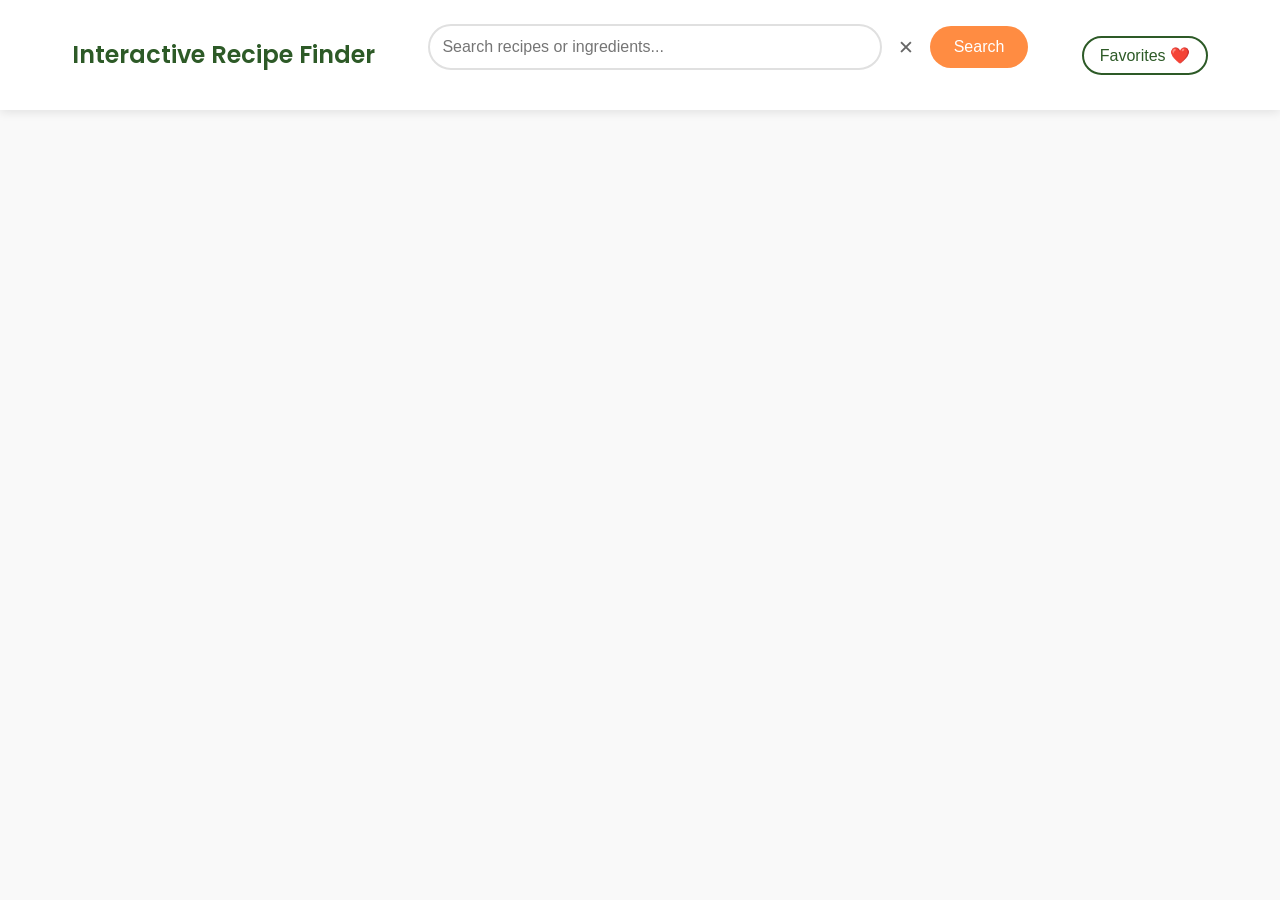
<file: Interactive Recipe Finder/index.html>
<!DOCTYPE html>
<html lang="en">
<head>
  <meta charset="UTF-8" />
  <meta name="viewport" content="width=device-width, initial-scale=1" />
  <title>Interactive Recipe Finder</title>
  <link href="https://fonts.googleapis.com/css2?family=Nunito&family=Poppins&display=swap" rel="stylesheet" />
  <link rel="stylesheet" href="style.css" />
</head>
<body>
  <header class="header" role="banner">
    <div class="container header-container">
      <h1 class="app-title">Interactive Recipe Finder</h1>
      <form id="search-form" aria-label="Recipe search form">
        <div class="search-controls">
          <input
            type="text"
            id="search-input"
            name="search"
            placeholder="Search recipes or ingredients..."
            aria-label="Search recipes or ingredients"
            autocomplete="off"
          />
          <button type="button" id="clear-button" aria-label="Clear search">✕</button>
          <button type="submit" id="search-button" aria-label="Search recipes">Search</button>
        </div>

      </form>
      <nav aria-label="Main navigation">
        <button id="favorites-button" aria-label="View favorite recipes" class="favorites-link">Favorites ❤️</button>
      </nav>
    </div>
  </header>

  <main id="main-content" class="container" role="main" tabindex="-1">
    <div id="loading-indicator" class="loading hidden" aria-live="polite">Searching for recipes...</div>
    <section id="recipes-container" class="recipes-grid" aria-live="polite" aria-relevant="additions"></section>
    <section id="favorites-view" class="recipes-grid hidden" aria-live="polite" aria-relevant="additions" aria-label="Favorite recipes"></section>
  </main>

  <div id="modal" class="modal hidden" role="dialog" aria-modal="true" aria-labelledby="modal-title" aria-describedby="modal-description">
    <div class="modal-content">
      <button id="modal-close" class="modal-close" aria-label="Close recipe details">&times;</button>
      <h2 id="modal-title"></h2>
      <img id="modal-image" alt="" />
      <p id="modal-summary"></p>
      <section id="modal-ingredients">
        <h3>Ingredients</h3>
        <ul></ul>
      </section>
      <section id="modal-nutrition">
        <h3>Nutrition Highlights</h3>
        <ul></ul>
      </section>
      <section id="modal-steps" class="hidden">
        <h3>Preparation Steps</h3>
        <ol></ol>
      </section>
      <a id="modal-source-link" href="#" target="_blank" rel="noopener noreferrer">View Original Recipe</a>
    </div>
  </div>

  <script src="app.js" defer></script>
</body>
</html>
</file>
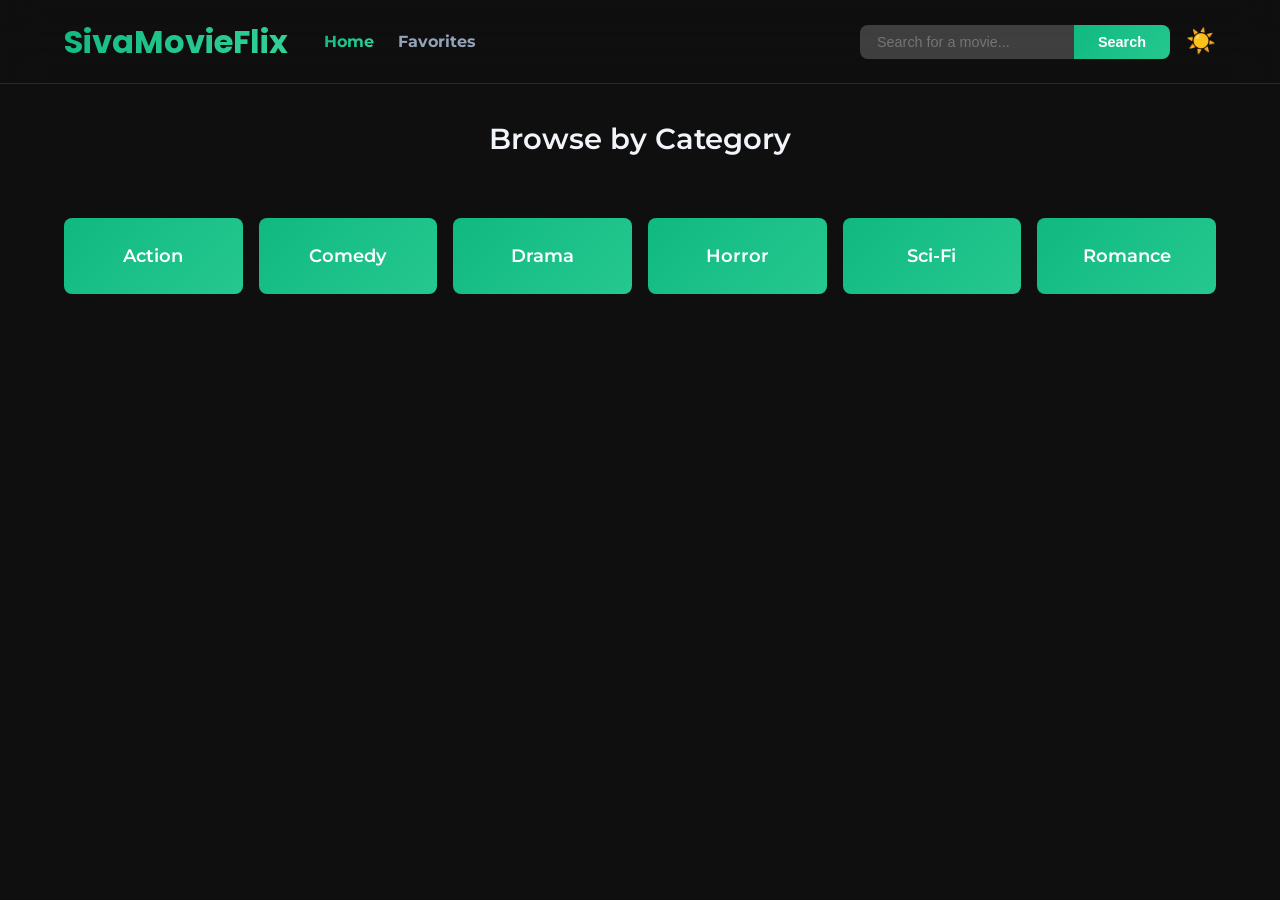
<file: Movie Review & Rating Platform/index.html>
<!DOCTYPE html>
<html lang="en">
<head>
    <meta charset="UTF-8">
    <meta name="viewport" content="width=device-width, initial-scale=1.0">
    <title>SivaMovieFlix</title>
    <link rel="stylesheet" href="style.css">
    <link href="https://fonts.googleapis.com/css2?family=Montserrat:wght@400;700&family=Poppins:wght@600&display=swap" rel="stylesheet">
</head>
<body>

    <header>
        <div class="container">
            <div class="header-left">
                <h1 class="site-title">SivaMovieFlix</h1>
                <nav>
                    <a href="#" id="home-link" class="active">Home</a>
                    <a href="#" id="favorites-link">Favorites</a>
                </nav>
            </div>
            <div class="header-right">
                <form id="search-form" role="search">
                    <input type="text" id="search-input" placeholder="Search for a movie..." autocomplete="off">
                    <button type="submit" aria-label="Search">Search</button>
                </form>
                <div class="theme-toggle" role="button" aria-label="Toggle theme">☀️</div>
            </div>
        </div>
    </header>

    <main>
        <div class="container">
            <div id="results-info" class="results-info">Popular Movies</div>
            <div id="movie-results" class="movie-grid">
                <!-- Movie cards will be injected here by JavaScript -->
            </div>
            <div id="categories-section" class="categories-section">
                <!-- Category links will be injected here -->
                <!-- Movie cards will be injected here by JavaScript -->
            </div>
        </div>
    </main>

    <!-- Modal for Movie Details -->
    <div id="movie-modal" class="modal">
        <div class="modal-content">
            <span class="close-btn" role="button" aria-label="Close modal">&times;</span>
            <div id="modal-body">
                <!-- Detailed movie info will be injected here -->
            </div>
        </div>
    </div>

    <script src="script.js"></script>

</body>
</html>
</file>
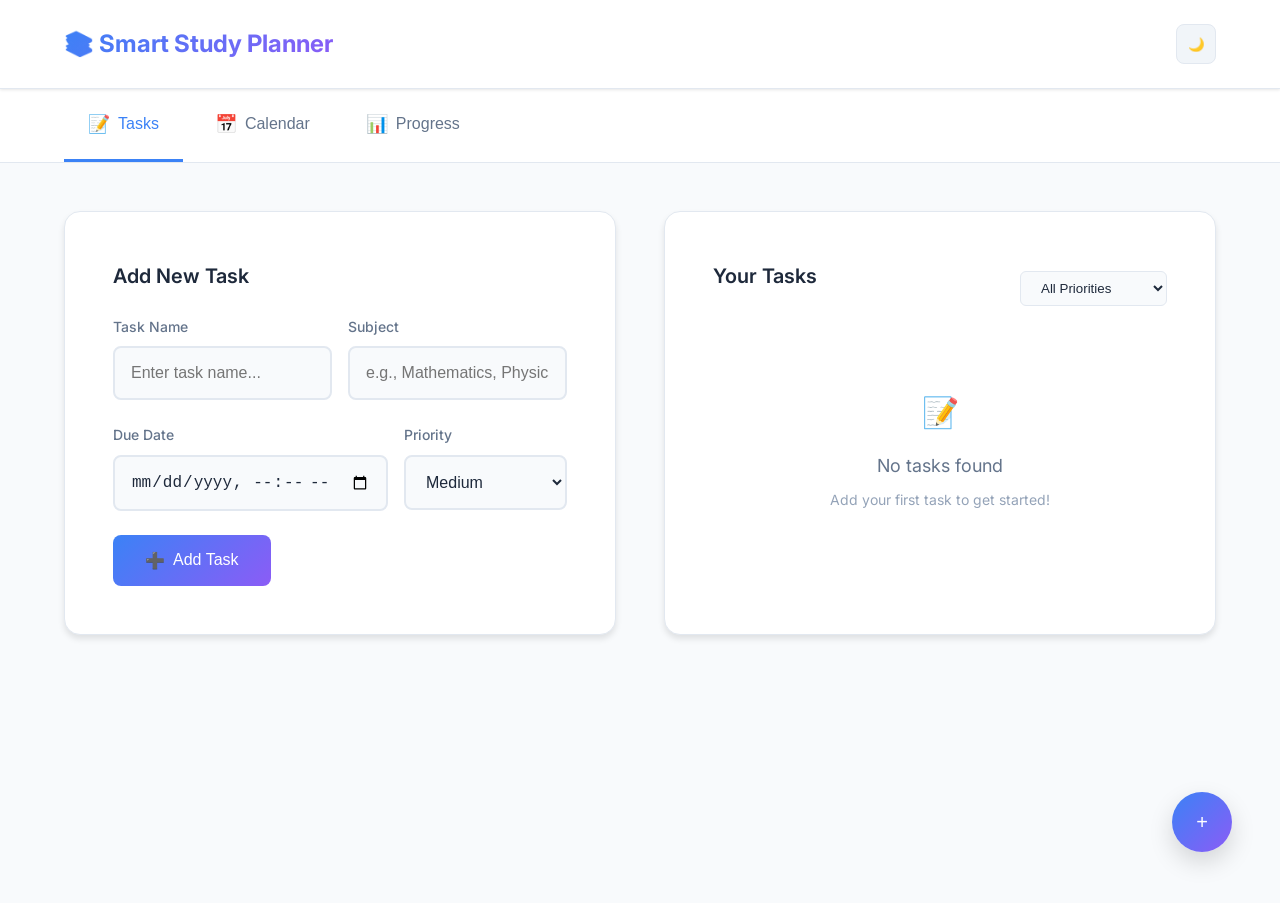
<file: Smart Study Planner/index.html>
<!DOCTYPE html>
<html lang="en">
<head>
    <meta charset="UTF-8">
    <meta name="viewport" content="width=device-width, initial-scale=1.0">
    <title>Smart Study Planner</title>
    <link rel="stylesheet" href="style.css">
    <link href="https://fonts.googleapis.com/css2?family=Inter:wght@300;400;500;600;700&display=swap" rel="stylesheet">
</head>
<body>
    <!-- Header -->
    <header class="header">
        <div class="header-content">
            <h1 class="app-title">📚 Smart Study Planner</h1>
            <div class="header-actions">
                <button id="themeToggle" class="theme-toggle" aria-label="Toggle theme">
                    <span class="theme-icon">🌙</span>
                </button>
            </div>
        </div>
    </header>

    <!-- Navigation Tabs -->
    <nav class="nav-tabs">
        <div class="nav-container">
            <button class="nav-tab active" data-tab="tasks">
                <span class="nav-icon">📝</span>
                Tasks
            </button>
            <button class="nav-tab" data-tab="calendar">
                <span class="nav-icon">📅</span>
                Calendar
            </button>
            <button class="nav-tab" data-tab="progress">
                <span class="nav-icon">📊</span>
                Progress
            </button>
        </div>
    </nav>

    <!-- Main Content -->
    <main class="main-content">
        <!-- Tasks Tab -->
        <section id="tasks-tab" class="tab-content active">
            <div class="content-grid">
                <div class="task-form-container">
                    <form id="taskForm" class="task-form">
                        <h2>Add New Task</h2>
                        <div class="form-row">
                            <div class="form-group">
                                <label for="taskName">Task Name</label>
                                <input type="text" id="taskName" placeholder="Enter task name..." required>
                            </div>
                            <div class="form-group">
                                <label for="taskSubject">Subject</label>
                                <input type="text" id="taskSubject" placeholder="e.g., Mathematics, Physics...">
                            </div>
                        </div>
                        <div class="form-row">
                            <div class="form-group">
                                <label for="taskDueDate">Due Date</label>
                                <input type="datetime-local" id="taskDueDate" required>
                            </div>
                            <div class="form-group">
                                <label for="taskPriority">Priority</label>
                                <select id="taskPriority" required>
                                    <option value="low">Low</option>
                                    <option value="medium" selected>Medium</option>
                                    <option value="high">High</option>
                                </select>
                            </div>
                        </div>
                        <button type="submit" class="btn btn-primary">
                            <span class="btn-icon">➕</span>
                            Add Task
                        </button>
                    </form>
                </div>
                
                <div class="tasks-container">
                    <div class="tasks-header">
                        <h2>Your Tasks</h2>
                        <div class="tasks-filter">
                            <select id="filterPriority">
                                <option value="all">All Priorities</option>
                                <option value="high">High Priority</option>
                                <option value="medium">Medium Priority</option>
                                <option value="low">Low Priority</option>
                            </select>
                        </div>
                    </div>
                    <div id="tasksList" class="tasks-list">
                        <!-- Tasks will be dynamically added here -->
                    </div>
                </div>
            </div>
        </section>

        <!-- Calendar Tab -->
        <section id="calendar-tab" class="tab-content">
            <div class="calendar-container">
                <div class="calendar-header">
                    <h2>Task Calendar</h2>
                    <div class="calendar-navigation">
                        <button id="prevMonth" class="btn btn-secondary">‹</button>
                        <span id="currentMonth" class="current-month"></span>
                        <button id="nextMonth" class="btn btn-secondary">›</button>
                    </div>
                </div>
                <div id="calendar" class="calendar-grid">
                    <!-- Calendar will be dynamically generated -->
                </div>
                <div class="calendar-legend">
                    <div class="legend-item">
                        <span class="priority-dot high"></span>
                        High Priority
                    </div>
                    <div class="legend-item">
                        <span class="priority-dot medium"></span>
                        Medium Priority
                    </div>
                    <div class="legend-item">
                        <span class="priority-dot low"></span>
                        Low Priority
                    </div>
                </div>
            </div>
        </section>

        <!-- Progress Tab -->
        <section id="progress-tab" class="tab-content">
            <div class="progress-container">
                <div class="progress-stats">
                    <div class="stat-card">
                        <div class="stat-icon">✅</div>
                        <div class="stat-content">
                            <div class="stat-number" id="completedTasks">0</div>
                            <div class="stat-label">Completed</div>
                        </div>
                    </div>
                    <div class="stat-card">
                        <div class="stat-icon">📋</div>
                        <div class="stat-content">
                            <div class="stat-number" id="totalTasks">0</div>
                            <div class="stat-label">Total Tasks</div>
                        </div>
                    </div>
                    <div class="stat-card">
                        <div class="stat-icon">⚡</div>
                        <div class="stat-content">
                            <div class="stat-number" id="completionRate">0%</div>
                            <div class="stat-label">Completion Rate</div>
                        </div>
                    </div>
                </div>
                
                <div class="progress-chart">
                    <h3>Overall Progress</h3>
                    <div class="progress-bar-container">
                        <div id="progressBar" class="progress-bar">
                            <div class="progress-fill"></div>
                        </div>
                        <span id="progressText" class="progress-text">0%</span>
                    </div>
                </div>

                <div class="subject-breakdown">
                    <h3>Subject Breakdown</h3>
                    <div id="subjectStats" class="subject-stats">
                        <!-- Subject statistics will be dynamically added -->
                    </div>
                </div>
            </div>
        </section>
    </main>

    <!-- Floating Action Button -->
    <button id="fabButton" class="fab" title="Quick Add Task">
        <span class="fab-icon">+</span>
    </button>

    <!-- Task Edit Modal -->
    <div id="editModal" class="modal">
        <div class="modal-content">
            <div class="modal-header">
                <h3>Edit Task</h3>
                <button class="modal-close">&times;</button>
            </div>
            <form id="editTaskForm" class="edit-form">
                <div class="form-group">
                    <label for="editTaskName">Task Name</label>
                    <input type="text" id="editTaskName" required>
                </div>
                <div class="form-group">
                    <label for="editTaskSubject">Subject</label>
                    <input type="text" id="editTaskSubject">
                </div>
                <div class="form-row">
                    <div class="form-group">
                        <label for="editTaskDueDate">Due Date</label>
                        <input type="datetime-local" id="editTaskDueDate" required>
                    </div>
                    <div class="form-group">
                        <label for="editTaskPriority">Priority</label>
                        <select id="editTaskPriority" required>
                            <option value="low">Low</option>
                            <option value="medium">Medium</option>
                            <option value="high">High</option>
                        </select>
                    </div>
                </div>
                <div class="modal-actions">
                    <button type="button" class="btn btn-secondary modal-cancel">Cancel</button>
                    <button type="submit" class="btn btn-primary">Update Task</button>
                </div>
            </form>
        </div>
    </div>

    <!-- Notification Container -->
    <div id="notifications" class="notifications-container"></div>

    <script src="script.js"></script>
</body>
</html>
</file>
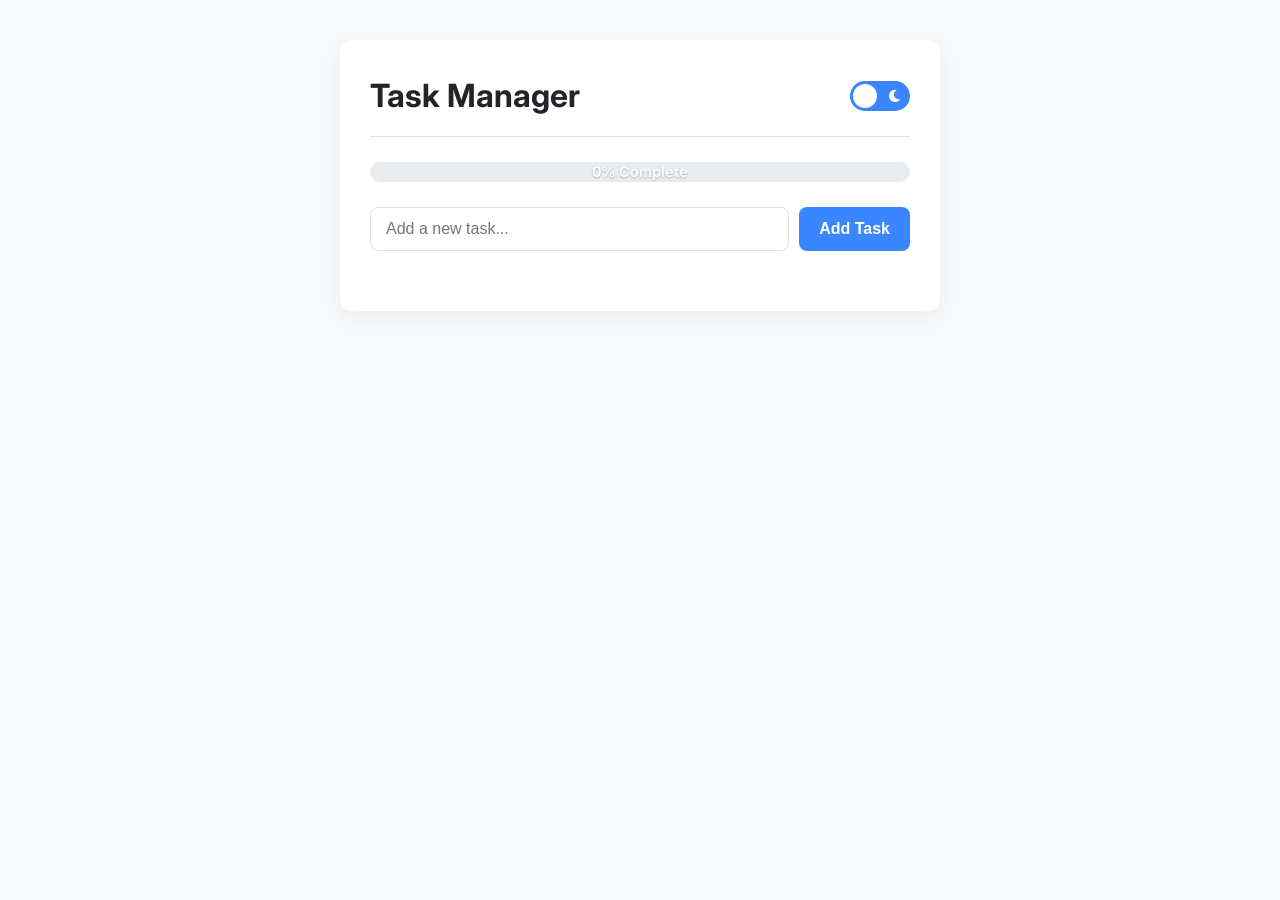
<file: Task Manager with Progress Tracker/index.html>
<!DOCTYPE html>
<html lang="en">
<head>
    <meta charset="UTF-8">
    <meta name="viewport" content="width=device-width, initial-scale=1.0">
    <title>Modern Task Manager</title>
    <link rel="preconnect" href="https://fonts.googleapis.com">
    <link rel="preconnect" href="https://fonts.gstatic.com" crossorigin>
    <link href="https://fonts.googleapis.com/css2?family=Inter:wght@300;400;600;700&display=swap" rel="stylesheet">
    <link rel="stylesheet" href="style.css">
    <link rel="stylesheet" href="https://cdnjs.cloudflare.com/ajax/libs/font-awesome/6.0.0-beta3/css/all.min.css">
</head>
<body>
    <div class="container">
        <header>
            <h1>Task Manager</h1>
            <div class="theme-toggle">
                <input type="checkbox" id="theme-switch" class="theme-switch">
                <label for="theme-switch" class="theme-switch-label" title="Toggle Dark/Light Mode">
                    <i class="fas fa-sun"></i>
                    <i class="fas fa-moon"></i>
                    <span class="ball"></span>
                </label>
            </div>
        </header>

        <div class="progress-container">
            <div class="progress-bar" style="width: 0%;"></div>
            <span class="progress-text">0% Complete</span>
        </div>

        <form id="task-form" class="task-input-form">
            <input type="text" id="new-task-input" placeholder="Add a new task..." aria-label="New task description" required>
            <button type="submit" class="add-task-btn">Add Task</button>
        </form>

        <div id="task-list" class="task-list">
        </div>
    </div>

    <script src="script.js"></script>
</body>
</html>
</file>
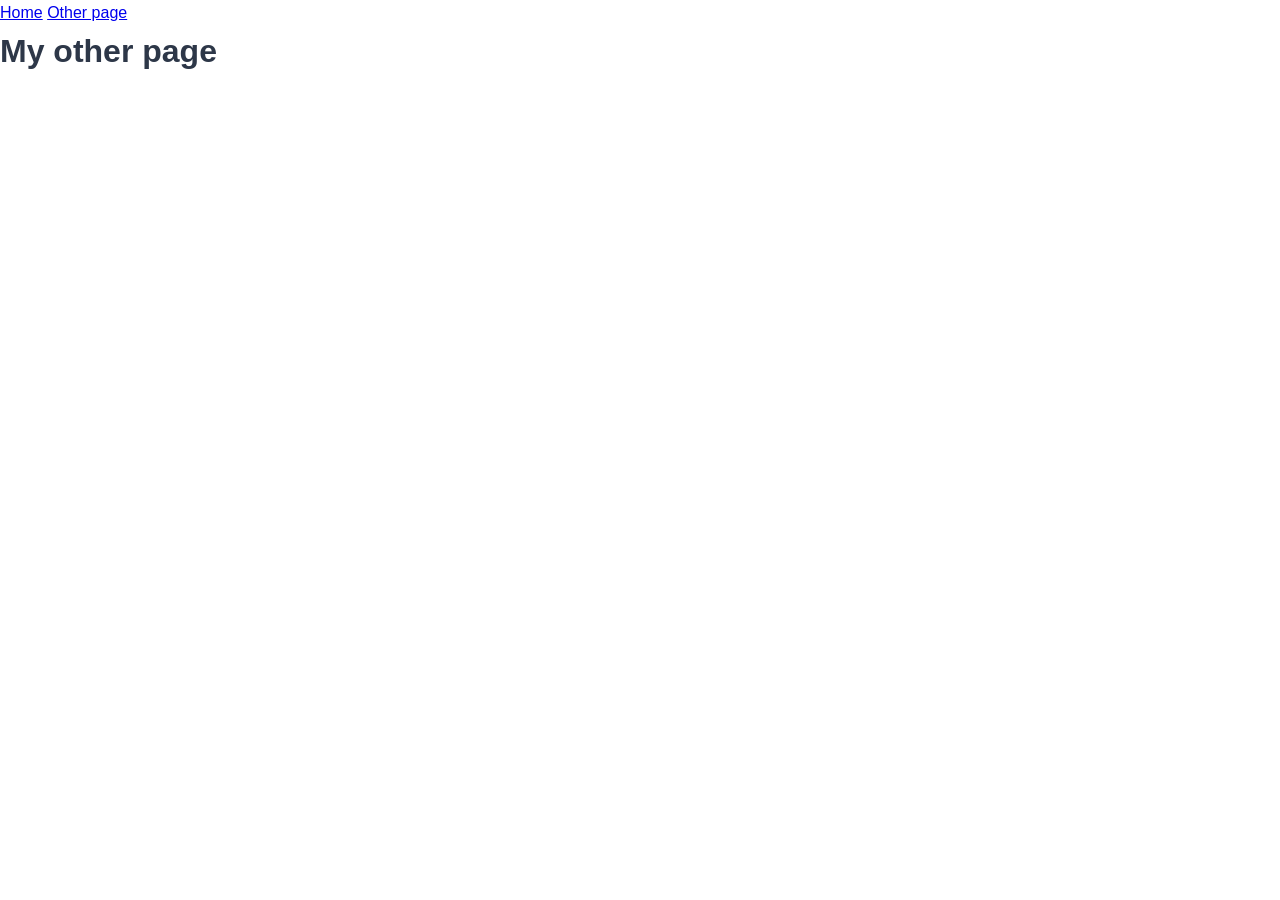
<file: E-Commerce Product Showcase/page2.html>
<!DOCTYPE html>
<html lang="en">
  <head>
    <title>Other page</title>
    <meta charset="UTF-8" />
    <meta name="viewport" content="width=device-width" />
    <link rel="stylesheet" href="styles.css" />
    <script type="module" src="script.js"></script>
  </head>
  <body>
    <nav>
      <a href="/">Home</a>
      <a href="/page2.html" aria-current="page">Other page</a>
    </nav>
    <main>
      <h1>My other page</h1>
    </main>
  </body>
</html>
</file>
<file: Interactive Recipe Finder/style.css>
/* Reset and Base Styles */
* {
  box-sizing: border-box;
  margin: 0;
  padding: 0;
}

body {
  font-family: 'Nunito', sans-serif;
  line-height: 1.6;
  color: #333;
  background-color: #f9f9f9;
}

h1, h2, h3 {
  font-family: 'Poppins', sans-serif;
  font-weight: 600;
}

img {
  max-width: 100%;
  height: auto;
}

/* Container */
.container {
  max-width: 1200px;
  margin: 0 auto;
  padding: 0 1rem;
}

/* Header */
.header {
  background-color: #fff;
  box-shadow: 0 2px 10px rgba(0, 0, 0, 0.1);
  position: sticky;
  top: 0;
  z-index: 100;
}

.header-container {
  display: flex;
  flex-direction: column;
  align-items: center;
  padding: 1rem;
  gap: 1rem;
}

.app-title {
  font-size: 1.5rem;
  color: #2d5a27;
}

#search-form {
  width: 100%;
  max-width: 600px;
}

.search-controls {
  display: flex;
  gap: 0.5rem;
  margin-bottom: 1rem;
  align-items: center;
}

#search-input {
  flex: 1;
  padding: 0.75rem;
  border: 2px solid #e0e0e0;
  border-radius: 25px;
  font-size: 1rem;
  transition: border-color 0.3s ease;
}

#search-input:focus {
  outline: none;
  border-color: #ff8c42;
}

#search-button {
  padding: 0.75rem 1.5rem;
  background-color: #ff8c42;
  color: white;
  border: none;
  border-radius: 25px;
  font-size: 1rem;
  cursor: pointer;
  transition: background-color 0.3s ease;
}

#search-button:hover {
  background-color: #e67e22;
}

#clear-button {
  background: none;
  border: none;
  font-size: 1.2rem;
  cursor: pointer;
  color: #666;
  padding: 0.5rem;
  border-radius: 50%;
  transition: background-color 0.3s ease;
}

#clear-button:hover {
  background-color: #f0f0f0;
}

.search-toggle {
  display: flex;
  gap: 1rem;
  border: none;
  padding: 0;
}

.search-toggle legend {
  position: absolute;
  width: 1px;
  height: 1px;
  padding: 0;
  margin: -1px;
  overflow: hidden;
  clip: rect(0, 0, 0, 0);
  white-space: nowrap;
  border: 0;
}

.search-toggle label {
  display: flex;
  align-items: center;
  gap: 0.5rem;
  font-size: 0.9rem;
  cursor: pointer;
}

.favorites-link {
  background: none;
  border: 2px solid #2d5a27;
  color: #2d5a27;
  padding: 0.5rem 1rem;
  border-radius: 25px;
  font-size: 1rem;
  cursor: pointer;
  transition: all 0.3s ease;
}

.favorites-link:hover {
  background-color: #2d5a27;
  color: white;
}

/* Recipes Grid */
.recipes-grid {
  display: grid;
  grid-template-columns: 1fr;
  gap: 1.5rem;
  margin-top: 2rem;
}

.recipe-card {
  background-color: #fff;
  border-radius: 15px;
  overflow: hidden;
  box-shadow: 0 4px 15px rgba(0, 0, 0, 0.1);
  transition: transform 0.3s ease, box-shadow 0.3s ease;
  cursor: pointer;
}

.recipe-card:hover {
  transform: translateY(-5px);
  box-shadow: 0 8px 25px rgba(0, 0, 0, 0.15);
}

.recipe-image {
  width: 100%;
  height: 200px;
  object-fit: cover;
}

.recipe-content {
  padding: 1rem;
}

.recipe-title {
  font-size: 1.2rem;
  margin-bottom: 0.5rem;
  color: #2d5a27;
}

.recipe-summary {
  font-size: 0.9rem;
  color: #666;
  margin-bottom: 0.5rem;
}

.recipe-time {
  font-size: 0.8rem;
  color: #ff8c42;
  margin-bottom: 1rem;
}

.recipe-actions {
  display: flex;
  justify-content: space-between;
  align-items: center;
}

.view-button {
  background-color: #ff8c42;
  color: white;
  border: none;
  padding: 0.5rem 1rem;
  border-radius: 20px;
  font-size: 0.9rem;
  cursor: pointer;
  transition: background-color 0.3s ease;
}

.view-button:hover {
  background-color: #e67e22;
}

.favorite-button {
  background: none;
  border: none;
  font-size: 1.5rem;
  cursor: pointer;
  transition: transform 0.3s ease;
}

.favorite-button:hover {
  transform: scale(1.2);
}

.favorite-button.favorited {
  color: #e74c3c;
}

/* Modal */
.modal {
  position: fixed;
  top: 0;
  left: 0;
  width: 100%;
  height: 100%;
  background-color: rgba(0, 0, 0, 0.8);
  display: flex;
  align-items: center;
  justify-content: center;
  z-index: 1000;
  opacity: 0;
  visibility: hidden;
  transition: opacity 0.3s ease, visibility 0.3s ease;
}

.modal.show {
  opacity: 1;
  visibility: visible;
}

.modal-content {
  background-color: #fff;
  border-radius: 15px;
  max-width: 90%;
  max-height: 90%;
  overflow-y: auto;
  position: relative;
  padding: 2rem;
  margin: 1rem;
}

.modal-close {
  position: absolute;
  top: 1rem;
  right: 1rem;
  background: none;
  border: none;
  font-size: 2rem;
  cursor: pointer;
  color: #666;
}

#modal-title {
  margin-bottom: 1rem;
  color: #2d5a27;
}

#modal-image {
  width: 100%;
  max-height: 300px;
  object-fit: cover;
  border-radius: 10px;
  margin-bottom: 1rem;
}

#modal-summary {
  margin-bottom: 1.5rem;
  font-size: 1.1rem;
}

#modal-ingredients ul,
#modal-nutrition ul,
#modal-steps ol {
  margin-bottom: 1.5rem;
  padding-left: 1.5rem;
}

#modal-ingredients li,
#modal-nutrition li,
#modal-steps li {
  margin-bottom: 0.5rem;
}

#modal-source-link {
  display: inline-block;
  background-color: #2d5a27;
  color: white;
  padding: 0.75rem 1.5rem;
  text-decoration: none;
  border-radius: 25px;
  transition: background-color 0.3s ease;
}

#modal-source-link:hover {
  background-color: #1e3f1d;
}

/* Hidden class */
.hidden {
  display: none !important;
}

/* Loading indicator */
.loading {
  text-align: center;
  font-size: 1.2rem;
  color: #ff8c42;
  margin-top: 2rem;
  padding: 1rem;
  background-color: #fff;
  border-radius: 10px;
  box-shadow: 0 2px 10px rgba(0, 0, 0, 0.1);
}

/* Responsive Design */
@media (min-width: 768px) {
  .header-container {
    flex-direction: row;
    justify-content: space-between;
    padding: 1.5rem 2rem;
  }

  .app-title {
    margin: 0;
  }

  .recipes-grid {
    grid-template-columns: repeat(2, 1fr);
  }

  .modal-content {
    max-width: 600px;
    margin: 2rem;
  }
}

@media (min-width: 1024px) {
  .recipes-grid {
    grid-template-columns: repeat(3, 1fr);
  }

  .modal-content {
    max-width: 800px;
  }
}

/* Accessibility */
@media (prefers-reduced-motion: reduce) {
  * {
    animation-duration: 0.01ms !important;
    animation-iteration-count: 1 !important;
    transition-duration: 0.01ms !important;
  }
}

/* Focus styles */
#search-input:focus,
#search-button:focus,
.favorites-link:focus,
.view-button:focus,
.favorite-button:focus,
.modal-close:focus,
#modal-source-link:focus {
  outline: 2px solid #ff8c42;
  outline-offset: 2px;
}

/* Print styles */
@media print {
  .header,
  .modal,
  .favorite-button,
  .view-button {
    display: none;
  }
}
</file>
<file: Movie Review & Rating Platform/style.css>
:root {
    /* Modern Color Palette: Neutral backgrounds with bright green accent for vibrancy */
    --light-bg: #f8fafc; /* Softer light background for minimalism */
    --light-card-bg: #ffffff;
    --light-text: #0f172a; /* Darker text for better contrast */
    --light-subtext: #475569;
    --light-shadow: rgba(0, 0, 0, 0.08); /* Softer shadows */

    --dark-bg: #0f0f0f; /* Deeper dark for modern feel */
    --dark-card-bg: #1a1a1a;
    --dark-text: #f1f5f9;
    --dark-subtext: #94a3b8;
    --dark-shadow: rgba(0, 0, 0, 0.4);

    --accent-gradient: linear-gradient(135deg, #10b981, #34d399); /* Updated angle for diagonal flow */
    --accent-hover-gradient: linear-gradient(135deg, #34d399, #10b981);

    /* Modular Spacing for Clean, Minimal Layout (Whitespace Emphasis) */
    --spacing-xs: 0.25rem;
    --spacing-sm: 0.5rem;
    --spacing-md: 1rem;
    --spacing-lg: 1.5rem;
    --spacing-xl: 2rem;

    /* Consistent Border Radius for Rounded, Modern Cards */
    --border-radius: 12px;
    --border-radius-sm: 8px;

    --font-primary: 'Poppins', sans-serif;
    --font-secondary: 'Montserrat', sans-serif;

    /* Default to dark mode */
    --bg: var(--dark-bg);
    --card-bg: var(--dark-card-bg);
    --text-color: var(--dark-text);
    --subtext-color: var(--dark-subtext);
    --shadow-color: var(--dark-shadow);

    /* RGB values for Glassmorphism (transparent backgrounds with blur) */
    --dark-card-rgb: 26, 26, 26;
    --light-card-rgb: 255, 255, 255;
    --card-rgb: var(--dark-card-rgb);
}

body.light-mode {
    --bg: var(--light-bg);
    --card-bg: var(--light-card-bg);
    --text-color: var(--light-text);
    --subtext-color: var(--light-subtext);
    --shadow-color: var(--light-shadow);
    --card-rgb: var(--light-card-rgb);
}

* {
    margin: 0;
    padding: 0;
    box-sizing: border-box;
}

body {
    /* Global Transitions for Smooth Theme Switching: Applies to background, color, and borders for seamless dark/light mode */
    font-family: var(--font-secondary);
    background-color: var(--bg);
    color: var(--text-color);
    line-height: 1.6;
    transition: background-color 0.4s ease, color 0.4s ease;
}

/* Mobile-First Responsive Container: Base padding for small screens, scales with viewport */
.container {
    max-width: 1200px;
    margin: 0 auto;
    padding: 0 var(--spacing-sm); /* Smaller padding on mobile */
}

/* --- 2. Glassmorphism Navbar --- */
header {
    /* Glassmorphism Pattern: Semi-transparent background with backdrop blur for frosted glass effect */
    position: sticky;
    top: 0;
    z-index: 100;
    padding: var(--spacing-md) 0;
    background: rgba(var(--card-rgb), 0.15);
    backdrop-filter: blur(20px);
    -webkit-backdrop-filter: blur(20px);
    border-bottom: 1px solid rgba(255, 255, 255, 0.1);
}

header .container {
    /* Base: Stack on mobile for better usability */
    display: flex;
    flex-direction: column;
    gap: var(--spacing-md);
    align-items: center;
}

.header-left, .header-right {
    display: flex;
    align-items: center;
    gap: var(--spacing-md);
    width: 100%;
}

.header-right { justify-content: flex-end; }

.site-title {
    font-family: var(--font-primary);
    font-size: clamp(1.5rem, 5vw, 2rem); /* Responsive font sizing for titles */
    background: var(--accent-gradient);
    background-clip: text;
    -webkit-background-clip: text;
    -webkit-text-fill-color: transparent;
    text-align: center; /* Center on mobile */
}

nav a {
    color: var(--subtext-color);
    text-decoration: none;
    margin: 0 15px;
    font-weight: 700;
    transition: color 0.3s ease;
}

nav a:hover, nav a.active {
    background: var(--accent-gradient);
    color: var(--text-color);
    background-clip: text;
    -webkit-background-clip: text;
    -webkit-text-fill-color: transparent;
}

#search-form {
    display: flex;
    width: 100%; /* Full width on mobile */
    max-width: 350px; /* Limit on larger screens */
}

#search-input {
    flex: 1; /* Take available space */
    padding: var(--spacing-sm) var(--spacing-md);
    border: 1px solid transparent;
    border-radius: var(--border-radius-sm) 0 0 var(--border-radius-sm);
    background-color: rgba(255, 255, 255, 0.2);
    color: var(--text-color);
    font-size: clamp(0.8rem, 3vw, 0.9rem);
    outline: none;
    transition: border-color 0.3s;
}

#search-input:focus {
    border-color: #1db954;
}

/* --- 3. Gradient Buttons --- */
/* Gradient Buttons with Hover Animations: Shifts gradient position and adds subtle scale for interactive feedback */
#search-form button, .gradient-btn {
    padding: 0.5rem 1.5rem;
    border: none;
    background: var(--accent-gradient);
    color: white;
    border-radius: 0 var(--border-radius-sm) var(--border-radius-sm) 0;
    cursor: pointer;
    font-size: 0.9rem;
    font-weight: 700;
    transition: background-position 0.4s ease, transform 0.2s ease;
    background-size: 200% auto;
}

#search-form button:hover, .gradient-btn:hover {
    background-position: right center;
    transform: scale(1.05); /* Subtle scale on hover for modern button interaction */
}

main {
    padding: var(--spacing-lg) 0; /* Responsive padding */
}

.results-info {
    text-align: center;
    font-size: clamp(1.4rem, 4vw, 1.8rem); /* Scalable heading */
    font-weight: 600;
    color: var(--text-color);
    margin-bottom: var(--spacing-xl);
}

.movie-grid {
    /* Mobile-First Grid: Single column base, expands responsively for larger screens */
    display: grid;
    grid-template-columns: 1fr; /* Single column on mobile */
    gap: var(--spacing-md); /* Smaller gap on mobile */
}

/* --- 4. Card-based UI with Hover Effects --- */
/* Card Pattern: Rounded corners, soft shadows, and subtle hover lift for modern, interactive feel */
.movie-card {
    background-color: var(--card-bg);
    border-radius: var(--border-radius);
    overflow: hidden;
    box-shadow: 0 4px 20px var(--shadow-color); /* Softened shadow for depth without harshness */
    display: flex;
    flex-direction: column;
    opacity: 0; /* For scroll reveal */
    transform: translateY(30px); /* For scroll reveal */
    transition: all 0.4s ease-in-out; /* Refined easing for natural scroll reveal animation */
}

.movie-card.visible {
    /* Scroll Reveal Animation: Fades in and slides up when in viewport for engaging load effect */
    opacity: 1;
    transform: translateY(0);
}

.movie-card:hover {
    transform: translateY(-5px) scale(1.02);
    box-shadow: 0 8px 30px var(--shadow-color); /* Enhanced hover shadow for subtle elevation */
}

.movie-card img {
    width: 100%;
    height: clamp(200px, 40vw, 375px); /* Responsive height for images */
    object-fit: cover;
    border-radius: var(--border-radius) var(--border-radius) 0 0; /* Rounded top corners for seamless card integration */
}

.movie-card-info {
    /* Increased whitespace for clean, readable content */
    padding: var(--spacing-lg);
    flex-grow: 1;
    display: flex;
    flex-direction: column;
}

.movie-card-info h3 {
    font-size: 1.2rem;
    margin-bottom: 0.5rem;
    color: var(--text-color);
}

.movie-card-info p {
    color: var(--subtext-color);
    flex-grow: 1;
}

.movie-card-info .more-info-btn {
    width: 100%;
    padding: 0.75rem;
    margin-top: 1rem;
    border-radius: 8px;
}

.categories-section {
    display: grid;
    grid-template-columns: repeat(auto-fit, minmax(120px, 1fr));
    gap: var(--spacing-md);
    margin-top: var(--spacing-lg);
}

.category-card {
    padding: var(--spacing-lg);
    text-align: center;
    font-size: 1.1rem;
    font-weight: 600;
    border-radius: var(--border-radius-sm);
    cursor: pointer;
    display: flex;
    align-items: center;
    justify-content: center;
}
.modal {
    /* Modal Overlay: Semi-transparent backdrop with fade-in animation for smooth presentation */
    display: none;
    position: fixed;
    z-index: 1000;
    left: 0;
    top: 0;
    width: 100%;
    height: 100%;
    overflow: auto;
    background-color: rgba(0, 0, 0, 0.8);
    animation: fadeIn 0.5s;
}

.modal-content {
    /* Glassmorphism Pattern: Extended to modal for consistent modern UI; uses blur and transparency */
    background: rgba(var(--card-rgb), 0.2);
    backdrop-filter: blur(20px);
    -webkit-backdrop-filter: blur(20px);
    border: 1px solid rgba(255, 255, 255, 0.1);
    margin: 5% auto;
    padding: var(--spacing-xl);
    border-radius: var(--border-radius);
    max-width: 900px;
    width: 90%;
    position: relative;
    animation: slideIn 0.5s;
    box-shadow: 0 8px 30px var(--shadow-color);
}

.close-btn {
    color: var(--subtext-color);
    position: absolute;
    top: var(--spacing-md);
    right: var(--spacing-lg);
    font-size: 2rem;
    font-weight: bold;
    cursor: pointer;
    transition: color 0.3s ease;
}

.close-btn:hover {
    color: var(--text-color);
}

/* Keyframe Animations: Support modal fade/slide and can be extended for other reveals */
@keyframes fadeIn { from { opacity: 0; } to { opacity: 1; } }
@keyframes slideIn { from { transform: translateY(-50px); opacity: 0; } to { transform: translateY(0); opacity: 1; } }

#modal-body { 
    /* Flex Layout for Modal: Responsive direction handled in media queries */
    display: flex; 
    flex-direction: column;
    gap: var(--spacing-lg); 
}
#modal-body img { 
    max-width: 300px; 
    height: auto; 
    border-radius: var(--border-radius); 
    object-fit: cover; 
}
.modal-info h2 { 
    font-size: clamp(1.8rem, 5vw, 2.5rem); /* Responsive modal title */
    background: var(--accent-gradient); 
    background-clip: text;
    -webkit-background-clip: text; 
    -webkit-text-fill-color: transparent; 
}
.modal-info p { 
    margin: var(--spacing-sm) 0; 
    color: var(--subtext-color); 
}
.modal-info strong { 
    color: var(--text-color); 
}

.favorite-btn {
    margin: var(--spacing-md) 0;
    padding: var(--spacing-md);
    border-radius: var(--border-radius-sm);
}

.rating-section { margin-top: 1.5rem; }
.stars { display: inline-block; }
.star { font-size: 2rem; cursor: pointer; color: #555; transition: color 0.2s; }
.star:hover, .star.hovered, .star.rated { color: #FFD700; }

.review-section { margin-top: 1.5rem; }
.review-section textarea { 
    width: 100%; 
    height: 80px; 
    padding: var(--spacing-sm); 
    background-color: var(--bg); 
    color: var(--text-color); 
    border: 1px solid var(--subtext-color); 
    border-radius: var(--border-radius-sm); 
    margin-bottom: var(--spacing-sm); 
    transition: border-color 0.3s ease; /* Smooth focus transition for inputs */
}
.review-section textarea:focus {
    border-color: var(--accent-gradient);
    outline: none;
}
.review-section button { 
    padding: var(--spacing-md); 
    border-radius: var(--border-radius-sm); 
    width: 100%; 
}

/* --- Theme Toggle --- */
/* Theme Toggle: Simple icon switcher; JS handles class toggle and localStorage persistence */
.theme-toggle {
    cursor: pointer;
    font-size: 1.5rem;
    transition: transform 0.2s ease; /* Subtle animation on click */
}
.theme-toggle:hover {
    transform: scale(1.1);
}

/* --- 6. Responsive Design (Mobile-first approach) --- */
/* Uses min-width queries: Base is mobile, progressively enhances for larger screens to ensure performance and usability */
@media (min-width: 481px) {
    header .container {
        flex-direction: row;
        justify-content: space-between;
        gap: var(--spacing-lg);
    }
    .header-left, .header-right {
        width: auto;
    }
    .site-title {
        text-align: left;
    }
    nav a {
        margin: 0 0 0 20px;
    }
    #search-form {
        order: 1;
    }
    .theme-toggle {
        order: 2;
        width: auto;
    }
    .movie-grid {
        grid-template-columns: repeat(2, 1fr); /* Two columns on small tablets */
        gap: var(--spacing-md);
    }
    .container {
        padding: 0 var(--spacing-md);
    }
    #modal-body {
        flex-direction: row;
        align-items: flex-start;
        text-align: left;
    }
}

@media (min-width: 769px) {
    .movie-grid {
        grid-template-columns: repeat(auto-fill, minmax(200px, 1fr));
        gap: var(--spacing-lg);
    }
    main {
        padding: var(--spacing-xl) 0;
    }
    .modal-info h2 {
        font-size: 2.5rem;
    }
}

@media (min-width: 1201px) {
    .movie-grid {
        grid-template-columns: repeat(auto-fill, minmax(250px, 1fr));
    }
    .container {
        padding: 0 var(--spacing-lg);
    }
    .movie-card-info h3 {
        font-size: 1.2rem;
    }
}

@media (min-width: 481px) {
    .movie-card-info .more-info-btn {
        padding: 0.75rem;
        font-size: 0.9rem;
    }
    #search-input, #search-form button {
        font-size: 0.9rem;
    }
}
</file>
<file: Smart Study Planner/style.css>
/* CSS Reset and Base Styles */
* {
    margin: 0;
    padding: 0;
    box-sizing: border-box;
}

:root {
    /* Light Theme Colors */
    --primary-color: #3B82F6;
    --secondary-color: #8B5CF6;
    --accent-color: #F59E0B;
    --success-color: #10B981;
    --warning-color: #F59E0B;
    --error-color: #EF4444;
    
    --bg-primary: #FFFFFF;
    --bg-secondary: #F8FAFC;
    --bg-tertiary: #F1F5F9;
    --text-primary: #1E293B;
    --text-secondary: #64748B;
    --text-muted: #94A3B8;
    --border-color: #E2E8F0;
    --shadow-light: 0 1px 3px rgba(0, 0, 0, 0.1);
    --shadow-medium: 0 4px 6px rgba(0, 0, 0, 0.1);
    --shadow-heavy: 0 10px 25px rgba(0, 0, 0, 0.15);
    
    /* Priority Colors */
    --priority-high: #EF4444;
    --priority-medium: #F59E0B;
    --priority-low: #10B981;
    
    /* Spacing */
    --space-xs: 0.25rem;
    --space-sm: 0.5rem;
    --space-md: 1rem;
    --space-lg: 1.5rem;
    --space-xl: 2rem;
    --space-2xl: 3rem;
    
    /* Border Radius */
    --radius-sm: 0.375rem;
    --radius-md: 0.5rem;
    --radius-lg: 0.75rem;
    --radius-xl: 1rem;
    
    /* Typography */
    --font-size-xs: 0.75rem;
    --font-size-sm: 0.875rem;
    --font-size-base: 1rem;
    --font-size-lg: 1.125rem;
    --font-size-xl: 1.25rem;
    --font-size-2xl: 1.5rem;
    --font-size-3xl: 1.875rem;
    
    /* Transitions */
    --transition-fast: 0.15s ease;
    --transition-base: 0.3s ease;
    --transition-slow: 0.5s ease;
}

/* Dark Theme */
[data-theme="dark"] {
    --bg-primary: #0F172A;
    --bg-secondary: #1E293B;
    --bg-tertiary: #334155;
    --text-primary: #F8FAFC;
    --text-secondary: #CBD5E1;
    --text-muted: #94A3B8;
    --border-color: #475569;
    --shadow-light: 0 1px 3px rgba(0, 0, 0, 0.3);
    --shadow-medium: 0 4px 6px rgba(0, 0, 0, 0.3);
    --shadow-heavy: 0 10px 25px rgba(0, 0, 0, 0.4);
}

body {
    font-family: 'Inter', -apple-system, BlinkMacSystemFont, 'Segoe UI', Roboto, sans-serif;
    line-height: 1.6;
    color: var(--text-primary);
    background: var(--bg-secondary);
    min-height: 100vh;
    transition: background-color var(--transition-base), color var(--transition-base);
}

/* Header */
.header {
    background: var(--bg-primary);
    border-bottom: 1px solid var(--border-color);
    padding: var(--space-lg) 0;
    box-shadow: var(--shadow-light);
    position: sticky;
    top: 0;
    z-index: 100;
}

.header-content {
    max-width: 1200px;
    margin: 0 auto;
    padding: 0 var(--space-lg);
    display: flex;
    align-items: center;
    justify-content: space-between;
}

.app-title {
    font-size: var(--font-size-2xl);
    font-weight: 700;
    background: linear-gradient(135deg, var(--primary-color), var(--secondary-color));
    -webkit-background-clip: text;
    -webkit-text-fill-color: transparent;
    background-clip: text;
}

.theme-toggle {
    background: var(--bg-tertiary);
    border: 1px solid var(--border-color);
    border-radius: var(--radius-md);
    padding: var(--space-sm);
    cursor: pointer;
    transition: all var(--transition-base);
    display: flex;
    align-items: center;
    justify-content: center;
    width: 40px;
    height: 40px;
}

.theme-toggle:hover {
    background: var(--primary-color);
    color: white;
    transform: scale(1.05);
}

/* Navigation Tabs */
.nav-tabs {
    background: var(--bg-primary);
    border-bottom: 1px solid var(--border-color);
    position: sticky;
    top: 77px;
    z-index: 90;
}

.nav-container {
    max-width: 1200px;
    margin: 0 auto;
    padding: 0 var(--space-lg);
    display: flex;
    gap: var(--space-sm);
}

.nav-tab {
    background: none;
    border: none;
    padding: var(--space-lg);
    cursor: pointer;
    font-size: var(--font-size-base);
    font-weight: 500;
    color: var(--text-secondary);
    border-bottom: 3px solid transparent;
    transition: all var(--transition-base);
    display: flex;
    align-items: center;
    gap: var(--space-sm);
}

.nav-tab:hover {
    color: var(--primary-color);
    background: var(--bg-secondary);
}

.nav-tab.active {
    color: var(--primary-color);
    border-bottom-color: var(--primary-color);
}

.nav-icon {
    font-size: var(--font-size-lg);
}

/* Main Content */
.main-content {
    max-width: 1200px;
    margin: 0 auto;
    padding: var(--space-2xl) var(--space-lg);
    min-height: calc(100vh - 160px);
}

.tab-content {
    display: none;
    animation: fadeIn 0.3s ease-in-out;
}

.tab-content.active {
    display: block;
}

@keyframes fadeIn {
    from { opacity: 0; transform: translateY(10px); }
    to { opacity: 1; transform: translateY(0); }
}

/* Tasks Tab */
.content-grid {
    display: grid;
    grid-template-columns: 1fr 1fr;
    gap: var(--space-2xl);
}

.task-form-container, .tasks-container {
    background: var(--bg-primary);
    border-radius: var(--radius-xl);
    padding: var(--space-2xl);
    box-shadow: var(--shadow-medium);
    border: 1px solid var(--border-color);
}

.task-form h2, .tasks-header h2 {
    font-size: var(--font-size-xl);
    font-weight: 600;
    margin-bottom: var(--space-lg);
    color: var(--text-primary);
}

.form-row {
    display: grid;
    grid-template-columns: 1fr 1fr;
    gap: var(--space-md);
}

.form-group {
    margin-bottom: var(--space-lg);
}

.form-group label {
    display: block;
    font-weight: 500;
    color: var(--text-secondary);
    margin-bottom: var(--space-sm);
    font-size: var(--font-size-sm);
}

.form-group input, .form-group select {
    width: 100%;
    padding: var(--space-md);
    border: 2px solid var(--border-color);
    border-radius: var(--radius-md);
    font-size: var(--font-size-base);
    background: var(--bg-secondary);
    color: var(--text-primary);
    transition: all var(--transition-base);
}

.form-group input:focus, .form-group select:focus {
    outline: none;
    border-color: var(--primary-color);
    box-shadow: 0 0 0 3px rgba(59, 130, 246, 0.1);
}

/* Buttons */
.btn {
    display: inline-flex;
    align-items: center;
    gap: var(--space-sm);
    padding: var(--space-md) var(--space-xl);
    border: none;
    border-radius: var(--radius-md);
    font-size: var(--font-size-base);
    font-weight: 500;
    cursor: pointer;
    transition: all var(--transition-base);
    text-decoration: none;
    justify-content: center;
}

.btn-primary {
    background: linear-gradient(135deg, var(--primary-color), var(--secondary-color));
    color: white;
}

.btn-primary:hover {
    transform: translateY(-2px);
    box-shadow: var(--shadow-heavy);
}

.btn-secondary {
    background: var(--bg-tertiary);
    color: var(--text-primary);
    border: 1px solid var(--border-color);
}

.btn-secondary:hover {
    background: var(--bg-secondary);
    transform: translateY(-1px);
}

.btn-sm {
    padding: var(--space-sm) var(--space-md);
    font-size: var(--font-size-sm);
}

.btn-danger {
    background: var(--error-color);
    color: white;
}

.btn-danger:hover {
    background: #DC2626;
}

/* Tasks List */
.tasks-header {
    display: flex;
    justify-content: space-between;
    align-items: center;
    margin-bottom: var(--space-lg);
}

.tasks-filter select {
    padding: var(--space-sm) var(--space-md);
    border: 1px solid var(--border-color);
    border-radius: var(--radius-sm);
    background: var(--bg-secondary);
    color: var(--text-primary);
}

.tasks-list {
    display: flex;
    flex-direction: column;
    gap: var(--space-md);
    max-height: 600px;
    overflow-y: auto;
}

.task-card {
    background: var(--bg-secondary);
    border: 2px solid var(--border-color);
    border-radius: var(--radius-lg);
    padding: var(--space-lg);
    transition: all var(--transition-base);
    position: relative;
    overflow: hidden;
}

.task-card:hover {
    transform: translateY(-2px);
    box-shadow: var(--shadow-medium);
}

.task-card.completed {
    opacity: 0.7;
    background: var(--bg-tertiary);
}

.task-card.completed .task-name {
    text-decoration: line-through;
}

.task-priority-indicator {
    position: absolute;
    top: 0;
    left: 0;
    width: 4px;
    height: 100%;
    border-radius: 0 var(--radius-sm) var(--radius-sm) 0;
}

.priority-high { background: var(--priority-high); }
.priority-medium { background: var(--priority-medium); }
.priority-low { background: var(--priority-low); }

.task-header {
    display: flex;
    justify-content: between;
    align-items: flex-start;
    margin-bottom: var(--space-sm);
    gap: var(--space-md);
}

.task-content {
    flex: 1;
}

.task-name {
    font-size: var(--font-size-lg);
    font-weight: 600;
    color: var(--text-primary);
    margin-bottom: var(--space-xs);
}

.task-subject {
    color: var(--text-secondary);
    font-size: var(--font-size-sm);
    margin-bottom: var(--space-sm);
    padding: var(--space-xs) var(--space-sm);
    background: var(--bg-tertiary);
    border-radius: var(--radius-sm);
    display: inline-block;
}

.task-due-date {
    font-size: var(--font-size-sm);
    color: var(--text-muted);
    margin-bottom: var(--space-md);
}

.task-due-date.overdue {
    color: var(--error-color);
    font-weight: 600;
}

.task-due-date.due-soon {
    color: var(--warning-color);
    font-weight: 600;
}

.task-actions {
    display: flex;
    gap: var(--space-sm);
    margin-top: var(--space-md);
}

.task-checkbox {
    width: 20px;
    height: 20px;
    border: 2px solid var(--border-color);
    border-radius: var(--radius-sm);
    cursor: pointer;
    display: flex;
    align-items: center;
    justify-content: center;
    transition: all var(--transition-base);
    background: var(--bg-primary);
}

.task-checkbox.completed {
    background: var(--success-color);
    border-color: var(--success-color);
    color: white;
}

/* Calendar Tab */
.calendar-container {
    background: var(--bg-primary);
    border-radius: var(--radius-xl);
    padding: var(--space-2xl);
    box-shadow: var(--shadow-medium);
    border: 1px solid var(--border-color);
}

.calendar-header {
    display: flex;
    justify-content: between;
    align-items: center;
    margin-bottom: var(--space-2xl);
}

.calendar-navigation {
    display: flex;
    align-items: center;
    gap: var(--space-lg);
}

.current-month {
    font-size: var(--font-size-xl);
    font-weight: 600;
    color: var(--text-primary);
    min-width: 200px;
    text-align: center;
}

.calendar-grid {
    display: grid;
    grid-template-columns: repeat(7, 1fr);
    gap: 1px;
    background: var(--border-color);
    border-radius: var(--radius-lg);
    overflow: hidden;
    margin-bottom: var(--space-lg);
}

.calendar-day {
    background: var(--bg-secondary);
    padding: var(--space-md);
    min-height: 100px;
    position: relative;
    transition: all var(--transition-base);
}

.calendar-day:hover {
    background: var(--bg-tertiary);
}

.calendar-day.other-month {
    opacity: 0.3;
}

.calendar-day.today {
    background: var(--primary-color);
    color: white;
}

.calendar-day-number {
    font-weight: 600;
    margin-bottom: var(--space-sm);
}

.calendar-tasks {
    display: flex;
    flex-direction: column;
    gap: 2px;
}

.calendar-task {
    font-size: var(--font-size-xs);
    padding: 2px 4px;
    border-radius: var(--radius-sm);
    color: white;
    overflow: hidden;
    text-overflow: ellipsis;
    white-space: nowrap;
}

.calendar-legend {
    display: flex;
    justify-content: center;
    gap: var(--space-lg);
}

.legend-item {
    display: flex;
    align-items: center;
    gap: var(--space-sm);
    font-size: var(--font-size-sm);
    color: var(--text-secondary);
}

.priority-dot {
    width: 12px;
    height: 12px;
    border-radius: 50%;
}

/* Progress Tab */
.progress-container {
    display: flex;
    flex-direction: column;
    gap: var(--space-2xl);
}

.progress-stats {
    display: grid;
    grid-template-columns: repeat(auto-fit, minmax(200px, 1fr));
    gap: var(--space-lg);
}

.stat-card {
    background: var(--bg-primary);
    border-radius: var(--radius-xl);
    padding: var(--space-2xl);
    box-shadow: var(--shadow-medium);
    border: 1px solid var(--border-color);
    display: flex;
    align-items: center;
    gap: var(--space-lg);
    transition: all var(--transition-base);
}

.stat-card:hover {
    transform: translateY(-2px);
    box-shadow: var(--shadow-heavy);
}

.stat-icon {
    font-size: var(--font-size-3xl);
    width: 60px;
    height: 60px;
    display: flex;
    align-items: center;
    justify-content: center;
    background: var(--bg-secondary);
    border-radius: var(--radius-lg);
}

.stat-number {
    font-size: var(--font-size-2xl);
    font-weight: 700;
    color: var(--text-primary);
}

.stat-label {
    font-size: var(--font-size-sm);
    color: var(--text-secondary);
}

.progress-chart {
    background: var(--bg-primary);
    border-radius: var(--radius-xl);
    padding: var(--space-2xl);
    box-shadow: var(--shadow-medium);
    border: 1px solid var(--border-color);
}

.progress-chart h3 {
    font-size: var(--font-size-lg);
    font-weight: 600;
    margin-bottom: var(--space-lg);
    color: var(--text-primary);
}

.progress-bar-container {
    display: flex;
    align-items: center;
    gap: var(--space-md);
}

.progress-bar {
    flex: 1;
    height: 12px;
    background: var(--bg-tertiary);
    border-radius: var(--radius-md);
    overflow: hidden;
    position: relative;
}

.progress-fill {
    height: 100%;
    background: linear-gradient(135deg, var(--primary-color), var(--secondary-color));
    border-radius: var(--radius-md);
    transition: width var(--transition-slow);
    width: 0%;
}

.progress-text {
    font-weight: 600;
    color: var(--text-primary);
    min-width: 50px;
}

.subject-breakdown {
    background: var(--bg-primary);
    border-radius: var(--radius-xl);
    padding: var(--space-2xl);
    box-shadow: var(--shadow-medium);
    border: 1px solid var(--border-color);
}

.subject-breakdown h3 {
    font-size: var(--font-size-lg);
    font-weight: 600;
    margin-bottom: var(--space-lg);
    color: var(--text-primary);
}

.subject-stats {
    display: grid;
    gap: var(--space-md);
}

.subject-stat {
    display: flex;
    justify-content: space-between;
    align-items: center;
    padding: var(--space-md);
    background: var(--bg-secondary);
    border-radius: var(--radius-md);
}

/* Floating Action Button */
.fab {
    position: fixed;
    bottom: var(--space-2xl);
    right: var(--space-2xl);
    width: 60px;
    height: 60px;
    border-radius: 50%;
    background: linear-gradient(135deg, var(--primary-color), var(--secondary-color));
    border: none;
    color: white;
    font-size: var(--font-size-xl);
    cursor: pointer;
    box-shadow: var(--shadow-heavy);
    transition: all var(--transition-base);
    z-index: 1000;
    display: flex;
    align-items: center;
    justify-content: center;
}

.fab:hover {
    transform: scale(1.1);
    box-shadow: 0 15px 30px rgba(0, 0, 0, 0.2);
}

/* Modal */
.modal {
    display: none;
    position: fixed;
    top: 0;
    left: 0;
    width: 100%;
    height: 100%;
    background: rgba(0, 0, 0, 0.5);
    z-index: 2000;
    animation: fadeIn 0.3s ease;
}

.modal.show {
    display: flex;
    align-items: center;
    justify-content: center;
}

.modal-content {
    background: var(--bg-primary);
    border-radius: var(--radius-xl);
    padding: var(--space-2xl);
    max-width: 500px;
    width: 90%;
    max-height: 90vh;
    overflow-y: auto;
    box-shadow: var(--shadow-heavy);
    animation: slideUp 0.3s ease;
}

@keyframes slideUp {
    from { transform: translateY(30px); opacity: 0; }
    to { transform: translateY(0); opacity: 1; }
}

.modal-header {
    display: flex;
    justify-content: space-between;
    align-items: center;
    margin-bottom: var(--space-lg);
}

.modal-header h3 {
    font-size: var(--font-size-xl);
    font-weight: 600;
    color: var(--text-primary);
}

.modal-close {
    background: none;
    border: none;
    font-size: var(--font-size-xl);
    cursor: pointer;
    color: var(--text-secondary);
    padding: var(--space-sm);
    border-radius: var(--radius-sm);
    transition: all var(--transition-base);
}

.modal-close:hover {
    background: var(--bg-secondary);
    color: var(--text-primary);
}

.modal-actions {
    display: flex;
    gap: var(--space-md);
    justify-content: flex-end;
    margin-top: var(--space-xl);
}

/* Notifications */
.notifications-container {
    position: fixed;
    top: var(--space-xl);
    right: var(--space-xl);
    z-index: 3000;
    display: flex;
    flex-direction: column;
    gap: var(--space-md);
}

.notification {
    background: var(--bg-primary);
    border-radius: var(--radius-lg);
    padding: var(--space-lg);
    box-shadow: var(--shadow-heavy);
    border-left: 4px solid var(--primary-color);
    min-width: 300px;
    animation: slideInRight 0.3s ease;
    position: relative;
}

.notification.warning {
    border-left-color: var(--warning-color);
}

.notification.error {
    border-left-color: var(--error-color);
}

.notification.success {
    border-left-color: var(--success-color);
}

@keyframes slideInRight {
    from { transform: translateX(100%); opacity: 0; }
    to { transform: translateX(0); opacity: 1; }
}

.notification-close {
    position: absolute;
    top: var(--space-sm);
    right: var(--space-sm);
    background: none;
    border: none;
    font-size: var(--font-size-sm);
    cursor: pointer;
    color: var(--text-secondary);
    padding: var(--space-xs);
}

/* Responsive Design */
@media (max-width: 768px) {
    .content-grid {
        grid-template-columns: 1fr;
        gap: var(--space-lg);
    }
    
    .form-row {
        grid-template-columns: 1fr;
    }
    
    .nav-container {
        padding: 0 var(--space-md);
    }
    
    .nav-tab {
        padding: var(--space-md);
        font-size: var(--font-size-sm);
    }
    
    .main-content {
        padding: var(--space-lg) var(--space-md);
    }
    
    .calendar-header {
        flex-direction: column;
        gap: var(--space-md);
        align-items: flex-start;
    }
    
    .calendar-navigation {
        align-self: center;
    }
    
    .progress-stats {
        grid-template-columns: 1fr;
    }
    
    .fab {
        bottom: var(--space-lg);
        right: var(--space-lg);
        width: 50px;
        height: 50px;
        font-size: var(--font-size-lg);
    }
    
    .modal-content {
        margin: var(--space-md);
    }
    
    .notifications-container {
        left: var(--space-md);
        right: var(--space-md);
    }
    
    .notification {
        min-width: auto;
    }
}

@media (max-width: 480px) {
    .header-content {
        padding: 0 var(--space-md);
    }
    
    .app-title {
        font-size: var(--font-size-xl);
    }
    
    .calendar-day {
        min-height: 80px;
        padding: var(--space-sm);
    }
    
    .task-form-container,
    .tasks-container,
    .calendar-container,
    .stat-card,
    .progress-chart,
    .subject-breakdown {
        padding: var(--space-lg);
    }
}

/* Scrollbar Styling */
.tasks-list::-webkit-scrollbar {
    width: 6px;
}

.tasks-list::-webkit-scrollbar-track {
    background: var(--bg-secondary);
    border-radius: var(--radius-sm);
}

.tasks-list::-webkit-scrollbar-thumb {
    background: var(--border-color);
    border-radius: var(--radius-sm);
}

.tasks-list::-webkit-scrollbar-thumb:hover {
    background: var(--text-muted);
}

/* Empty States */
.empty-state {
    text-align: center;
    padding: var(--space-2xl);
    color: var(--text-secondary);
}

.empty-state-icon {
    font-size: var(--font-size-3xl);
    margin-bottom: var(--space-md);
}

.empty-state-text {
    font-size: var(--font-size-lg);
    margin-bottom: var(--space-sm);
}

.empty-state-subtitle {
    font-size: var(--font-size-sm);
    color: var(--text-muted);
}

/* Loading States */
.loading {
    display: flex;
    align-items: center;
    justify-content: center;
    padding: var(--space-2xl);
}

.spinner {
    width: 32px;
    height: 32px;
    border: 3px solid var(--border-color);
    border-top: 3px solid var(--primary-color);
    border-radius: 50%;
    animation: spin 1s linear infinite;
}

@keyframes spin {
    0% { transform: rotate(0deg); }
    100% { transform: rotate(360deg); }
}

/* Accessibility */
@media (prefers-reduced-motion: reduce) {
    *, *::before, *::after {
        animation-duration: 0.01ms !important;
        animation-iteration-count: 1 !important;
        transition-duration: 0.01ms !important;
    }
}

/* Focus Styles for Accessibility */
.btn:focus-visible,
.nav-tab:focus-visible,
.task-checkbox:focus-visible,
input:focus-visible,
select:focus-visible {
    outline: 2px solid var(--primary-color);
    outline-offset: 2px;
}

/* Print Styles */
@media print {
    .header, .nav-tabs, .fab, .modal, .notifications-container {
        display: none;
    }
    
    .main-content {
        max-width: 100%;
        padding: 0;
    }
    
    .task-card {
        break-inside: avoid;
        box-shadow: none;
        border: 1px solid #ccc;
    }
}
</file>
<file: Task Manager with Progress Tracker/style.css>
/* Variables for theming */
:root {
    --bg-color: #f8f9fa;
    --text-color: #212529;
    --card-bg: #ffffff;
    --border-color: #e0e0e0;
    --shadow-color: rgba(0, 0, 0, 0.05);
    --primary-color: #3a86ff;
    --completed-color: #20c997;
    --pending-color: #adb5bd;
    --hover-bg: #f0f0f0;
    --input-bg: #ffffff;
    --button-bg: var(--primary-color);
    --button-text: #ffffff;
    --progress-bg: #e9ecef;
    --progress-fill: var(--primary-color);
}

[data-theme="dark"] {
    --bg-color: #121212;
    --text-color: #ecf0f1;
    --card-bg: #1e1e1e;
    --border-color: #333;
    --shadow-color: rgba(0, 0, 0, 0.4);
    --primary-color: #4d94ff;
    --completed-color: #3fb950;
    --pending-color: #8b949e;
    --hover-bg: #2a2a2a;
    --input-bg: #2d2d2d;
    --button-bg: var(--primary-color);
    --button-text: #ffffff;
    --progress-bg: #4a627a;
    --progress-fill: var(--primary-color);
}

/* Global Styles */
* {
    box-sizing: border-box;
    margin: 0;
    padding: 0;
}

body {
    font-family: 'Inter', sans-serif;
    background-color: var(--bg-color);
    color: var(--text-color);
    line-height: 1.6;
    display: flex;
    justify-content: center;    align-items: flex-start;
    min-height: 100vh;
    padding: 20px;
    transition: background-color 0.3s ease, color 0.3s ease;
}

.container {
    background-color: var(--card-bg);
    border-radius: 12px;
    box-shadow: 0 6px 20px var(--shadow-color);
    padding: 30px;
    width: 100%;
    max-width: 600px;
    margin-top: 20px;
}

header {
    display: flex;
    justify-content: space-between;
    align-items: center;
    margin-bottom: 25px;
    border-bottom: 1px solid var(--border-color);
    padding-bottom: 15px;
}

header h1 {
    font-size: 2em;
    font-weight: 700;
    color: var(--text-color);
}

/* Theme Toggle */
.theme-toggle {
    position: relative;
    width: 60px;
    height: 30px;
}

.theme-switch {
    display: none;
}

.theme-switch-label {
    display: block;
    width: 100%;
    height: 100%;
    background-color: var(--primary-color);
    border-radius: 15px;
    cursor: pointer;
    position: relative;
    transition: background-color 0.3s ease;
}

.theme-switch-label .ball {
    position: absolute;
    top: 3px;
    left: 3px;
    width: 24px;
    height: 24px;
    background-color: #fff;
    border-radius: 50%;
    transition: transform 0.3s ease;
}

.theme-switch:checked + .theme-switch-label .ball {
    transform: translateX(30px);
}

.theme-switch-label i {
    position: absolute;
    top: 50%;
    transform: translateY(-50%);
    font-size: 14px;
    color: #fff;
}

.theme-switch-label .fa-sun {
    left: 8px;
}

.theme-switch-label .fa-moon {
    right: 8px;
}

/* Progress Bar */
.progress-container {
    width: 100%;
    background-color: var(--progress-bg);
    border-radius: 10px;
    height: 20px;
    margin-bottom: 25px;
    overflow: hidden;
    position: relative;
}

.progress-bar {
    height: 100%;
    background-color: var(--progress-fill);
    border-radius: 10px;    width: 0%;
    transition: width 0.5s ease-in-out;
    position: absolute;
    left: 0;
    top: 0;
}

.progress-text {
    position: absolute;
    width: 100%;
    text-align: center;
    line-height: 20px;
    font-size: 0.9em;
    color: var(--button-text);
    font-weight: 600;
    text-shadow: 0 1px 2px rgba(0, 0, 0, 0.25);
    z-index: 2;
}

/* Task Input Form */
.task-input-form {
    display: flex;
    gap: 10px;
    margin-bottom: 30px;
}

.task-input-form input[type="text"] {
    flex-grow: 1;
    padding: 12px 15px;
    border: 1px solid var(--border-color);
    border-radius: 8px;
    font-size: 1em;
    background-color: var(--input-bg);
    color: var(--text-color);
    transition: border-color 0.3s ease, background-color 0.3s ease;
}

.task-input-form input[type="text"]:focus {
    outline: none;
    border-color: var(--primary-color);
    box-shadow: 0 0 0 3px rgba(108, 99, 255, 0.2);
}

.add-task-btn {
    padding: 12px 20px;
    background-color: var(--button-bg);
    color: var(--button-text);
    border: none;
    border-radius: 8px;
    cursor: pointer;
    font-size: 1em;
    font-weight: 600;
    transition: background-color 0.3s ease, transform 0.2s ease;
}

.add-task-btn:hover {
    background-color: color-mix(in srgb, var(--button-bg) 85%, black);
    transform: translateY(-1px);
}

.add-task-btn:active {
    transform: translateY(0);
}

/* Task List */
.task-list {
    display: flex;
    flex-direction: column;
    gap: 15px;
}

/* Task Card */
.task-item {
    display: flex;
    align-items: center;
    background-color: var(--card-bg);
    padding: 18px 20px;
    border-radius: 10px;
    box-shadow: 0 2px 8px var(--shadow-color);
    transition: transform 0.2s ease, box-shadow 0.2s ease, background-color 0.3s ease;
    position: relative;
    overflow: hidden;
    flex-wrap: wrap;
}

.task-item:hover {
    transform: translateY(-2px);
    box-shadow: 0 4px 12px var(--shadow-color);
}
.task-item.completed {
    background-color: color-mix(in srgb, var(--completed-color) 10%, var(--card-bg));
    border-left: 5px solid var(--completed-color);
}

.task-item.pending {
    border-left: 5px solid var(--pending-color);
}

/* Animations for adding/removing tasks */
.task-item.fade-out {
    opacity: 0;
    transform: translateX(-100%);
    transition: opacity 0.5s ease-out, transform 0.5s ease-out;
}

.task-item.fade-in {
    opacity: 0;
    transform: translateX(-20px);
    animation: fadeInSlide 0.5s ease-out forwards;
}

@keyframes fadeInSlide {
    to {
        opacity: 1;
        transform: translateX(0);
    }
}

.task-item input[type="checkbox"] {
    appearance: none;
    -webkit-appearance: none;
    width: 22px;
    height: 22px;
    border: 2px solid var(--primary-color);
    border-radius: 5px;
    cursor: pointer;
    margin-right: 15px;
    position: relative;
    flex-shrink: 0;
    transition: background-color 0.2s ease, border-color 0.2s ease;
}

.task-item input[type="checkbox"]:checked {
    background-color: var(--primary-color);
    border-color: var(--primary-color);
}

.task-item input[type="checkbox"]:checked::after {
    content: '\2713';
    color: #fff;
    font-size: 14px;
    position: absolute;
    top: 50%;
    left: 50%;
    transform: translate(-50%, -50%);
}

.task-text {
    flex-grow: 1;
    font-size: 1.1em;
    color: var(--text-color);
    word-break: break-word;
    transition: color 0.3s ease;
}

.task-item.completed .task-text {
    text-decoration: line-through;
    color: var(--pending-color);
}

.task-actions {
    display: flex;
    gap: 10px;
    margin-left: 15px;
    flex-shrink: 0;
}

.task-actions button {
    background: none;
    border: none;
    color: var(--pending-color);
    cursor: pointer;
    font-size: 1.1em;
    padding: 8px;
    border-radius: 50%;
    transition: color 0.3s ease, background-color 0.3s ease, transform 0.2s ease;
}

.task-actions button:hover {
    color: var(--primary-color);
    background-color: var(--hover-bg);
    transform: scale(1.1);
}

.task-actions button.delete-btn:hover {
    color: #dc3545;
}

/* Inline Edit */
.task-text.editing {
    border: 1px solid var(--primary-color);
    padding: 5px 8px;
    border-radius: 5px;
    background-color: var(--input-bg);
    color: var(--text-color);
    outline: none;
}

/* Task Meta (Timestamps) */
.task-meta {
    flex-basis: 100%;
    margin-top: 10px;
    font-size: 0.8em;
    color: var(--pending-color);
    display: flex;
    justify-content: space-between;
    flex-wrap: wrap;
    gap: 10px;
}

.task-item.completed .task-meta {
    color: color-mix(in srgb, var(--completed-color) 80%, var(--text-color));
}


/* Responsive Design */
@media (max-width: 768px) {
    .container {
        padding: 20px;
        margin-top: 10px;
    }

    header h1 {
        font-size: 1.8em;
    }

    .task-input-form {
        flex-direction: column;
    }

    .add-task-btn {
        width: 100%;
    }

    .task-item {
        padding: 12px 15px;
    }

    .task-item input[type="checkbox"] {
        margin-right: 10px;
    }

    .task-text {
        flex-basis: 100%;
        margin-top: 10px;
        font-size: 1em;
    }

    .task-meta {
        order: 3; /* Place meta below text */
    }

    .task-actions {
        order: 4; /* Place actions at the very bottom */
        margin-left: auto; /* Align to the right */
    }
}

@media (max-width: 480px) {
    header {
        flex-direction: column;
        align-items: flex-start;
        gap: 10px;
    }

    header h1 {
        font-size: 1.6em;
    }

    .theme-toggle {
        align-self: flex-end;
    }

    .task-item {
        padding: 10px 12px;
    }

    .task-actions button {
        font-size: 1em;
        padding: 6px;
    }
}
</file>
<file: E-Commerce Product Showcase/styles.css>
/* CSS Reset and Base Styles */
* {
  margin: 0;
  padding: 0;
  box-sizing: border-box;
}

html {
  scroll-behavior: smooth;
}

body {
  font-family: 'Poppins', -apple-system, BlinkMacSystemFont, 'Segoe UI', Roboto, sans-serif;
  line-height: 1.6;
  color: #2d3748;
  background-color: #ffffff;
  overflow-x: hidden;
}

.container {
  max-width: 1200px;
  margin: 0 auto;
  padding: 0 20px;
}

/* Header and Navigation */
.header {
  position: fixed;
  top: 0;
  left: 0;
  right: 0;
  background: rgba(255, 255, 255, 0.95);
  backdrop-filter: blur(20px);
  border-bottom: 1px solid rgba(226, 232, 240, 0.8);
  z-index: 1000;
  transition: all 0.3s cubic-bezier(0.4, 0, 0.2, 1);
}

.navbar {
  padding: 1rem 0;
}

.navbar .container {
  display: flex;
  justify-content: space-between;
  align-items: center;
}

.nav-brand {
  display: flex;
  flex-direction: column;
}

.logo {
  font-size: 1.75rem;
  font-weight: 700;
  background: linear-gradient(135deg, #667eea 0%, #764ba2 100%);
  -webkit-background-clip: text;
  -webkit-text-fill-color: transparent;
  background-clip: text;
  margin-bottom: -0.25rem;
}

.tagline {
  font-size: 0.75rem;
  font-weight: 300;
  color: #718096;
  letter-spacing: 0.5px;
}

.nav-filters {
  display: flex;
  gap: 0.5rem;
}

/* Filter Buttons with Ripple Effect */
.filter-btn {
  position: relative;
  background: transparent;
  border: 2px solid transparent;
  padding: 0.75rem 1.5rem;
  border-radius: 50px;
  font-size: 0.9rem;
  font-weight: 500;
  cursor: pointer;
  transition: all 0.3s cubic-bezier(0.4, 0, 0.2, 1);
  overflow: hidden;
  color: #4a5568;
}

.filter-btn::before {
  content: '';
  position: absolute;
  bottom: 0;
  left: 50%;
  width: 0;
  height: 2px;
  background: linear-gradient(135deg, #667eea 0%, #764ba2 100%);
  transition: all 0.3s cubic-bezier(0.4, 0, 0.2, 1);
  transform: translateX(-50%);
}

.filter-btn:hover::before {
  width: 80%;
}

.filter-btn:hover {
  color: #667eea;
  transform: translateY(-2px);
}

.filter-btn.active {
  background: linear-gradient(135deg, #667eea 0%, #764ba2 100%);
  color: white;
  box-shadow: 0 8px 25px rgba(102, 126, 234, 0.3);
}

.filter-btn.active::before {
  display: none;
}

/* Ripple Effect */
.btn-ripple {
  position: absolute;
  border-radius: 50%;
  background: rgba(255, 255, 255, 0.6);
  transform: scale(0);
  animation: ripple 0.6s linear;
  pointer-events: none;
}

@keyframes ripple {
  to {
    transform: scale(4);
    opacity: 0;
  }
}

/* Main Content */
.main-content {
  margin-top: 100px;
  padding: 2rem 0;
}

/* Hero Section */
.hero {
  text-align: center;
  padding: 3rem 0 4rem;
  background: linear-gradient(135deg, rgba(102, 126, 234, 0.05) 0%, rgba(118, 75, 162, 0.05) 100%);
  border-radius: 20px;
  margin-bottom: 4rem;
}

.hero-title {
  font-size: 3rem;
  font-weight: 700;
  margin-bottom: 1rem;
  background: linear-gradient(135deg, #2d3748 0%, #4a5568 100%);
  -webkit-background-clip: text;
  -webkit-text-fill-color: transparent;
  background-clip: text;
}

.hero-subtitle {
  font-size: 1.2rem;
  font-weight: 300;
  color: #718096;
  max-width: 600px;
  margin: 0 auto;
}

/* Products Grid */
.products-section {
  padding: 2rem 0;
}

.products-grid {
  display: grid;
  grid-template-columns: repeat(auto-fit, minmax(300px, 1fr));
  gap: 2rem;
  padding: 1rem 0;
}

/* Product Cards */
.product-card {
  background: white;
  border-radius: 20px;
  overflow: hidden;
  box-shadow: 0 4px 20px rgba(0, 0, 0, 0.08);
  transition: all 0.4s cubic-bezier(0.4, 0, 0.2, 1);
  cursor: pointer;
  opacity: 0;
  transform: translateY(30px);
  border: 1px solid rgba(226, 232, 240, 0.8);
}

.product-card.fade-in {
  opacity: 1;
  transform: translateY(0);
}

.product-card:hover {
  transform: translateY(-12px) rotateX(5deg) rotateY(5deg);
  box-shadow: 0 20px 40px rgba(0, 0, 0, 0.15);
  border-color: rgba(102, 126, 234, 0.3);
}

.product-image-container {
  position: relative;
  width: 100%;
  height: 250px;
  overflow: hidden;
  background: linear-gradient(135deg, #f7fafc 0%, #edf2f7 100%);
}

.product-image {
  width: 100%;
  height: 100%;
  object-fit: cover;
  transition: transform 0.4s cubic-bezier(0.4, 0, 0.2, 1);
}

.product-card:hover .product-image {
  transform: scale(1.1);
}

.product-info {
  padding: 1.5rem;
}

.product-name {
  font-size: 1.1rem;
  font-weight: 600;
  margin-bottom: 0.5rem;
  color: #2d3748;
  line-height: 1.4;
}

.product-price {
  font-size: 1.25rem;
  font-weight: 700;
  color: #667eea;
  margin-bottom: 0.75rem;
}

.product-category {
  display: inline-block;
  background: linear-gradient(135deg, rgba(102, 126, 234, 0.1) 0%, rgba(118, 75, 162, 0.1) 100%);
  color: #667eea;
  padding: 0.25rem 0.75rem;
  border-radius: 20px;
  font-size: 0.8rem;
  font-weight: 500;
  text-transform: uppercase;
  letter-spacing: 0.5px;
}

/* Modal Styles */
.modal-overlay {
  position: fixed;
  top: 0;
  left: 0;
  width: 100%;
  height: 100%;
  background: rgba(0, 0, 0, 0.8);
  backdrop-filter: blur(8px);
  z-index: 2000;
  display: flex;
  align-items: center;
  justify-content: center;
  opacity: 0;
  visibility: hidden;
  transition: all 0.3s cubic-bezier(0.4, 0, 0.2, 1);
}

.modal-overlay.active {
  opacity: 1;
  visibility: visible;
}

.modal {
  background: white;
  border-radius: 24px;
  max-width: 900px;
  width: 90%;
  max-height: 90vh;
  overflow-y: auto;
  position: relative;
  transform: scale(0.7) translateY(50px);
  transition: all 0.3s cubic-bezier(0.4, 0, 0.2, 1);
  box-shadow: 0 25px 50px rgba(0, 0, 0, 0.25);
}

.modal-overlay.active .modal {
  transform: scale(1) translateY(0);
}

.modal-close {
  position: absolute;
  top: 1rem;
  right: 1rem;
  background: rgba(255, 255, 255, 0.9);
  backdrop-filter: blur(10px);
  border: none;
  width: 44px;
  height: 44px;
  border-radius: 50%;
  cursor: pointer;
  display: flex;
  align-items: center;
  justify-content: center;
  transition: all 0.3s cubic-bezier(0.4, 0, 0.2, 1);
  z-index: 10;
  box-shadow: 0 4px 12px rgba(0, 0, 0, 0.15);
}

.modal-close:hover {
  background: rgba(239, 68, 68, 0.1);
  transform: rotate(90deg) scale(1.1);
}

.close-icon {
  font-size: 1.5rem;
  color: #4a5568;
  transition: color 0.3s ease;
}

.modal-close:hover .close-icon {
  color: #ef4444;
}

.modal-content {
  display: grid;
  grid-template-columns: 1fr 1fr;
  gap: 2rem;
  padding: 2rem;
}

.modal-image-container {
  position: relative;
  border-radius: 16px;
  overflow: hidden;
  background: linear-gradient(135deg, #f7fafc 0%, #edf2f7 100%);
}

.modal-image {
  width: 100%;
  height: 400px;
  object-fit: cover;
}

.modal-info {
  display: flex;
  flex-direction: column;
  justify-content: center;
}

.modal-title {
  font-size: 2rem;
  font-weight: 700;
  margin-bottom: 1rem;
  color: #2d3748;
  line-height: 1.3;
}

.modal-price {
  font-size: 1.75rem;
  font-weight: 700;
  color: #667eea;
  margin-bottom: 1.5rem;
}

.modal-description {
  color: #4a5568;
  line-height: 1.7;
  margin-bottom: 2rem;
  font-size: 1rem;
}

.modal-actions {
  display: flex;
  gap: 1rem;
}

/* Buttons */
.btn {
  position: relative;
  padding: 1rem 2rem;
  border: none;
  border-radius: 50px;
  font-size: 1rem;
  font-weight: 600;
  cursor: pointer;
  transition: all 0.3s cubic-bezier(0.4, 0, 0.2, 1);
  overflow: hidden;
  flex: 1;
}

.btn-primary {
  background: linear-gradient(135deg, #667eea 0%, #764ba2 100%);
  color: white;
  box-shadow: 0 4px 15px rgba(102, 126, 234, 0.3);
}

.btn-primary:hover {
  transform: translateY(-2px);
  box-shadow: 0 8px 25px rgba(102, 126, 234, 0.4);
}

.btn-secondary {
  background: transparent;
  color: #4a5568;
  border: 2px solid #e2e8f0;
}

.btn-secondary:hover {
  background: #f7fafc;
  border-color: #cbd5e0;
  transform: translateY(-2px);
}

/* Loading Spinner */
.loading-overlay {
  position: fixed;
  top: 0;
  left: 0;
  width: 100%;
  height: 100%;
  background: rgba(255, 255, 255, 0.9);
  backdrop-filter: blur(4px);
  z-index: 1500;
  display: flex;
  align-items: center;
  justify-content: center;
  opacity: 0;
  visibility: hidden;
  transition: all 0.3s ease;
}

.loading-overlay.active {
  opacity: 1;
  visibility: visible;
}

.loading-spinner {
  width: 50px;
  height: 50px;
  border: 4px solid #e2e8f0;
  border-top: 4px solid #667eea;
  border-radius: 50%;
  animation: spin 1s linear infinite;
}

@keyframes spin {
  0% { transform: rotate(0deg); }
  100% { transform: rotate(360deg); }
}

/* Fade-in Animation for Cards */
@keyframes fadeInUp {
  from {
    opacity: 0;
    transform: translateY(30px);
  }
  to {
    opacity: 1;
    transform: translateY(0);
  }
}

.product-card.animate {
  animation: fadeInUp 0.6s cubic-bezier(0.4, 0, 0.2, 1) forwards;
}

/* Responsive Design */
@media (max-width: 1024px) {
  .products-grid {
    grid-template-columns: repeat(2, 1fr);
    gap: 1.5rem;
  }
  
  .hero-title {
    font-size: 2.5rem;
  }
  
  .modal-content {
    grid-template-columns: 1fr;
    gap: 1.5rem;
  }
  
  .modal-image {
    height: 300px;
  }
}

@media (max-width: 768px) {
  .container {
    padding: 0 15px;
  }
  
  .navbar .container {
    flex-direction: column;
    gap: 1rem;
  }
  
  .nav-filters {
    gap: 0.25rem;
  }
  
  .filter-btn {
    padding: 0.6rem 1.2rem;
    font-size: 0.85rem;
  }
  
  .main-content {
    margin-top: 140px;
  }
  
  .hero {
    padding: 2rem 0 3rem;
    margin-bottom: 2rem;
  }
  
  .hero-title {
    font-size: 2rem;
  }
  
  .hero-subtitle {
    font-size: 1rem;
  }
  
  .products-grid {
    grid-template-columns: 1fr;
    gap: 1.5rem;
  }
  
  .product-card {
    max-width: 400px;
    margin: 0 auto;
  }
  
  .modal {
    width: 95%;
    margin: 1rem;
  }
  
  .modal-content {
    padding: 1.5rem;
    gap: 1rem;
  }
  
  .modal-title {
    font-size: 1.5rem;
  }
  
  .modal-price {
    font-size: 1.4rem;
  }
  
  .modal-actions {
    flex-direction: column;
  }
}

@media (max-width: 480px) {
  .navbar {
    padding: 0.75rem 0;
  }
  
  .logo {
    font-size: 1.5rem;
  }
  
  .filter-btn {
    padding: 0.5rem 1rem;
    font-size: 0.8rem;
  }
  
  .hero-title {
    font-size: 1.75rem;
  }
  
  .product-image-container {
    height: 220px;
  }
  
  .product-info {
    padding: 1.25rem;
  }
  
  .modal-image {
    height: 250px;
  }
}

/* High-end devices */
@media (min-width: 1400px) {
  .products-grid {
    grid-template-columns: repeat(4, 1fr);
  }
  
  .container {
    max-width: 1400px;
  }
}
</file>
